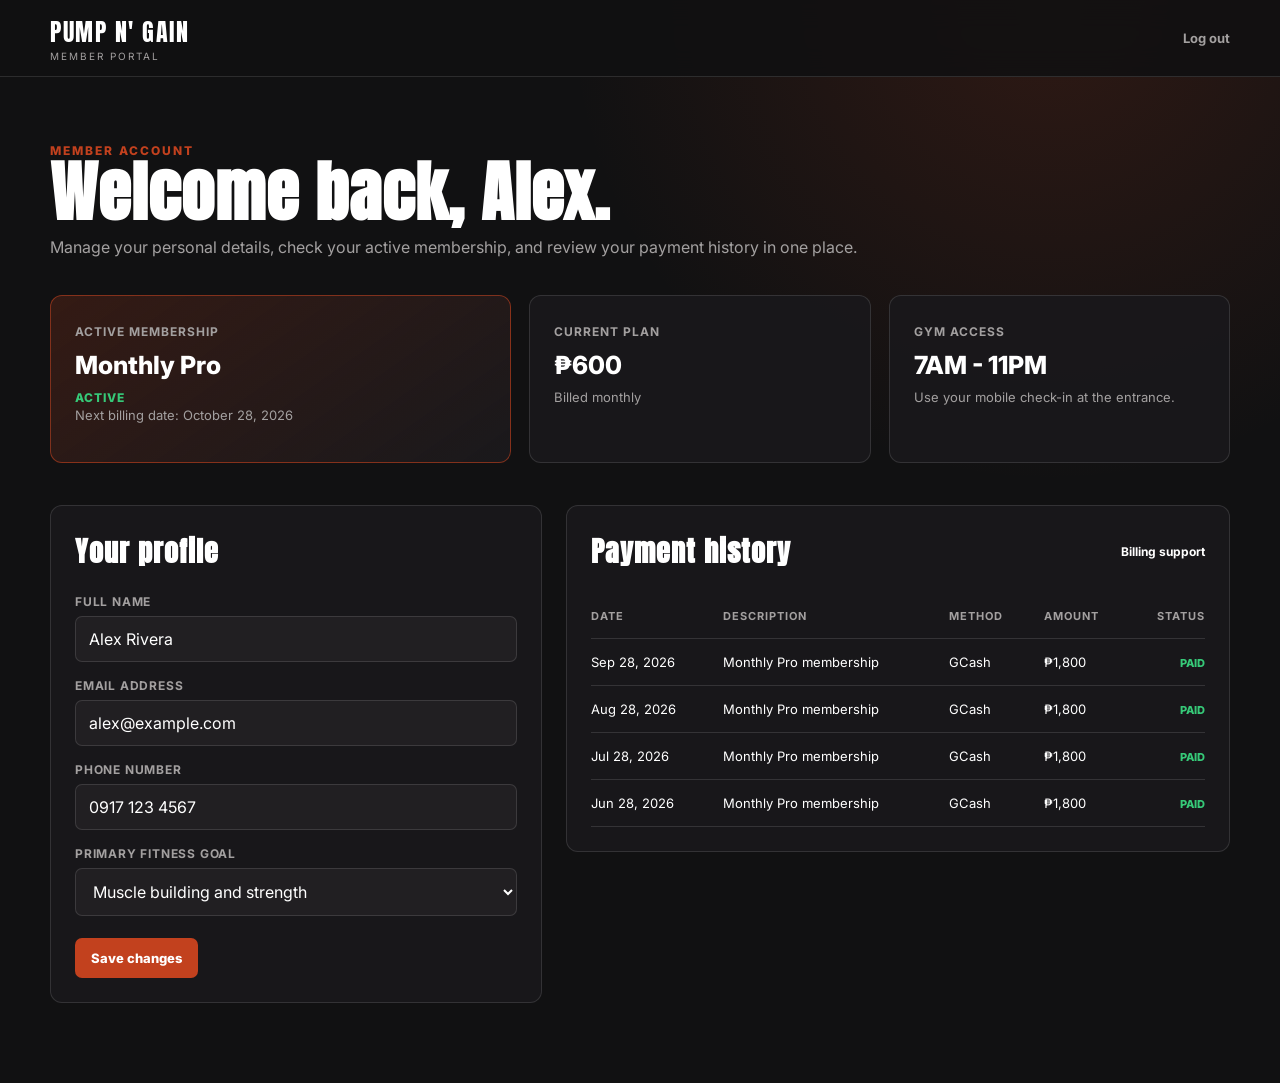
<file: member-dashboard.html>
<!DOCTYPE html>
<html lang="en">
<head>
  <meta charset="UTF-8">
  <meta name="viewport" content="width=device-width, initial-scale=1.0">
  <title>Member Portal | Pump N' Gain Fitness Gym</title>
  <link rel="preconnect" href="https://fonts.googleapis.com">
  <link rel="preconnect" href="https://fonts.gstatic.com" crossorigin>
  <link href="https://fonts.googleapis.com/css2?family=Anton&family=Inter:wght@400;500;600;700;800&display=swap" rel="stylesheet">
  <style>
    :root {
      --bg: #111112;
      --panel: #1a191c;
      --panel-soft: #211f22;
      --text: #ffffff;
      --muted: #a3a0a0;
      --line: rgba(255, 255, 255, 0.12);
      --accent: #c2411e;
      --success: #36c978;
    }

    * { box-sizing: border-box; }

    body {
      margin: 0;
      min-height: 100vh;
      background: radial-gradient(circle at 82% 0%, rgba(194, 65, 30, 0.17), transparent 32%), var(--bg);
      color: var(--text);
      font-family: Inter, sans-serif;
    }

    a { color: inherit; }

    .topbar {
      border-bottom: 1px solid var(--line);
      background: rgba(17, 17, 18, 0.88);
      backdrop-filter: blur(14px);
    }

    .topbar-inner, .page {
      width: min(1180px, calc(100% - 40px));
      margin: 0 auto;
    }

    .topbar-inner {
      min-height: 76px;
      display: flex;
      align-items: center;
      justify-content: space-between;
      gap: 24px;
    }

    .brand {
      text-decoration: none;
      font-family: Anton, Impact, sans-serif;
      font-size: 24px;
      letter-spacing: 1.5px;
    }

    .brand small {
      display: block;
      color: var(--muted);
      font-family: Inter, sans-serif;
      font-size: 10px;
      letter-spacing: 2px;
    }

    .back-link {
      color: var(--muted);
      text-decoration: none;
      font-size: 13px;
      font-weight: 700;
    }

    .back-link:hover { color: var(--text); }

    .page { padding: 62px 0 80px; }

    .eyebrow {
      color: var(--accent);
      font-size: 12px;
      font-weight: 800;
      letter-spacing: 2px;
      text-transform: uppercase;
    }

    h1, h2, h3, p { margin-top: 0; }

    h1, h2, h3 { font-family: Anton, Impact, sans-serif; letter-spacing: 1px; }

    h1 { margin-bottom: 10px; font-size: clamp(38px, 6vw, 66px); line-height: 1; }

    .intro { color: var(--muted); line-height: 1.6; margin-bottom: 34px; }

    .overview {
      display: grid;
      grid-template-columns: 1.35fr 1fr 1fr;
      gap: 18px;
      margin-bottom: 42px;
    }

    .panel {
      border: 1px solid var(--line);
      border-radius: 12px;
      background: rgba(26, 25, 28, 0.88);
      padding: 24px;
    }

    .membership-card { border-color: rgba(194, 65, 30, 0.6); background: linear-gradient(145deg, rgba(194, 65, 30, 0.2), var(--panel)); }

    .panel-label { color: var(--muted); font-size: 12px; font-weight: 700; letter-spacing: 1px; text-transform: uppercase; }

    .panel-value { display: block; margin: 10px 0 6px; font-size: 25px; font-weight: 800; }

    .panel-note { color: var(--muted); font-size: 13px; line-height: 1.5; }

    .status { color: var(--success); font-size: 12px; font-weight: 800; letter-spacing: 1px; text-transform: uppercase; }

    .content-grid { display: grid; grid-template-columns: 1fr 1.35fr; gap: 24px; align-items: start; }

    .content-grid > .panel { min-width: 0; }

    .panel-heading { display: flex; align-items: center; justify-content: space-between; gap: 16px; margin-bottom: 22px; }

    h2 { margin-bottom: 0; font-size: 28px; }

    .profile-form { display: grid; gap: 16px; }

    .field { display: grid; gap: 7px; }

    label { color: var(--muted); font-size: 12px; font-weight: 700; letter-spacing: 0.8px; text-transform: uppercase; }

    input, select {
      width: 100%;
      border: 1px solid var(--line);
      border-radius: 7px;
      background: var(--panel-soft);
      color: var(--text);
      font: inherit;
      padding: 12px 13px;
    }

    input:focus, select:focus { outline: 2px solid rgba(194, 65, 30, 0.55); outline-offset: 1px; }

    .form-actions { display: flex; align-items: center; gap: 14px; margin-top: 6px; }

    button, .button {
      border: 0;
      border-radius: 7px;
      background: var(--accent);
      color: #fff;
      cursor: pointer;
      font: inherit;
      font-size: 13px;
      font-weight: 800;
      padding: 12px 16px;
      text-decoration: none;
    }

    .button.secondary { background: transparent; border: 1px solid var(--line); color: var(--muted); }

    .notice { color: var(--success); font-size: 12px; font-weight: 700; }

    .billing-table-wrap { max-width: 100%; overflow-x: auto; }

    .billing-table { width: 100%; border-collapse: collapse; font-size: 13px; }

    .billing-table th { color: var(--muted); font-size: 11px; letter-spacing: 1px; text-align: left; text-transform: uppercase; }

    .billing-table th, .billing-table td { border-bottom: 1px solid var(--line); padding: 15px 10px; }

    .billing-table th:first-child, .billing-table td:first-child { padding-left: 0; }

    .billing-table th:last-child, .billing-table td:last-child { padding-right: 0; text-align: right; }

    .paid { color: var(--success); font-size: 11px; font-weight: 800; text-transform: uppercase; }

    .history-link { color: #fff; font-size: 12px; font-weight: 700; text-decoration: none; }

    .history-link:hover { color: var(--accent); }

    @media (max-width: 800px) {
      .overview, .content-grid { grid-template-columns: 1fr; }
      .page { padding-top: 42px; }
    }

    @media (max-width: 520px) {
      .topbar-inner, .page { width: min(100% - 28px, 1180px); }
      .topbar-inner { min-height: 68px; }
      .brand { font-size: 20px; }
      .back-link { font-size: 12px; }
      .panel { padding: 18px; }
      .billing-table-wrap { margin-right: -2px; }
      .billing-table { min-width: 600px; white-space: nowrap; }
    }
  </style>
</head>
<body>
  <header class="topbar">
    <div class="topbar-inner">
      <a class="brand" href="index.html">PUMP N' GAIN<small>MEMBER PORTAL</small></a>
      <a class="back-link" href="signin.html" onclick="logout(event)">Log out</a>
    </div>
  </header>

  <main class="page">
    <span class="eyebrow">Member account</span>
    <h1>Welcome back, Alex.</h1>
    <p class="intro">Manage your personal details, check your active membership, and review your payment history in one place.</p>

    <section class="overview" aria-label="Membership overview">
      <article class="panel membership-card">
        <span class="panel-label">Active membership</span>
        <strong class="panel-value">Monthly Pro</strong>
        <span class="status">Active</span>
        <p class="panel-note">Next billing date: October 28, 2026</p>
      </article>
      <article class="panel">
        <span class="panel-label">Current plan</span>
        <strong class="panel-value">&#8369;600</strong>
        <span class="panel-note">Billed monthly</span>
      </article>
      <article class="panel">
        <span class="panel-label">Gym access</span>
        <strong class="panel-value">7AM - 11PM</strong>
        <span class="panel-note">Use your mobile check-in at the entrance.</span>
      </article>
    </section>

    <div class="content-grid">
      <section class="panel" aria-labelledby="profile-heading">
        <div class="panel-heading">
          <h2 id="profile-heading">Your profile</h2>
        </div>
        <form class="profile-form" onsubmit="saveProfile(event)">
          <div class="field">
            <label for="member-name">Full name</label>
            <input id="member-name" type="text" value="Alex Rivera" required>
          </div>
          <div class="field">
            <label for="member-email">Email address</label>
            <input id="member-email" type="email" value="alex@example.com" required>
          </div>
          <div class="field">
            <label for="member-phone">Phone number</label>
            <input id="member-phone" type="tel" value="0917 123 4567" required>
          </div>
          <div class="field">
            <label for="member-goal">Primary fitness goal</label>
            <select id="member-goal">
              <option>Muscle building and strength</option>
              <option>Fat loss and conditioning</option>
              <option>General fitness and wellness</option>
              <option>Athletic performance</option>
            </select>
          </div>
          <div class="form-actions">
            <button type="submit">Save changes</button>
            <span id="profile-notice" class="notice" role="status"></span>
          </div>
        </form>
      </section>

      <section class="panel" aria-labelledby="billing-heading">
        <div class="panel-heading">
          <h2 id="billing-heading">Payment history</h2>
          <a class="history-link" href="admin/payments-billing.html">Billing support</a>
        </div>
        <div class="billing-table-wrap">
          <table class="billing-table">
            <thead>
              <tr><th>Date</th><th>Description</th><th>Method</th><th>Amount</th><th>Status</th></tr>
            </thead>
            <tbody>
              <tr><td>Sep 28, 2026</td><td>Monthly Pro membership</td><td>GCash</td><td>&#8369;1,800</td><td><span class="paid">Paid</span></td></tr>
              <tr><td>Aug 28, 2026</td><td>Monthly Pro membership</td><td>GCash</td><td>&#8369;1,800</td><td><span class="paid">Paid</span></td></tr>
              <tr><td>Jul 28, 2026</td><td>Monthly Pro membership</td><td>GCash</td><td>&#8369;1,800</td><td><span class="paid">Paid</span></td></tr>
              <tr><td>Jun 28, 2026</td><td>Monthly Pro membership</td><td>GCash</td><td>&#8369;1,800</td><td><span class="paid">Paid</span></td></tr>
            </tbody>
          </table>
        </div>
      </section>
    </div>
  </main>

  <script>
    function logout(event) {
      event.preventDefault();
      window.location.replace('signin.html');
    }

    function saveProfile(event) {
      event.preventDefault();
      document.getElementById('profile-notice').textContent = 'Profile saved';
    }
  </script>
</body>
</html>
</file>
